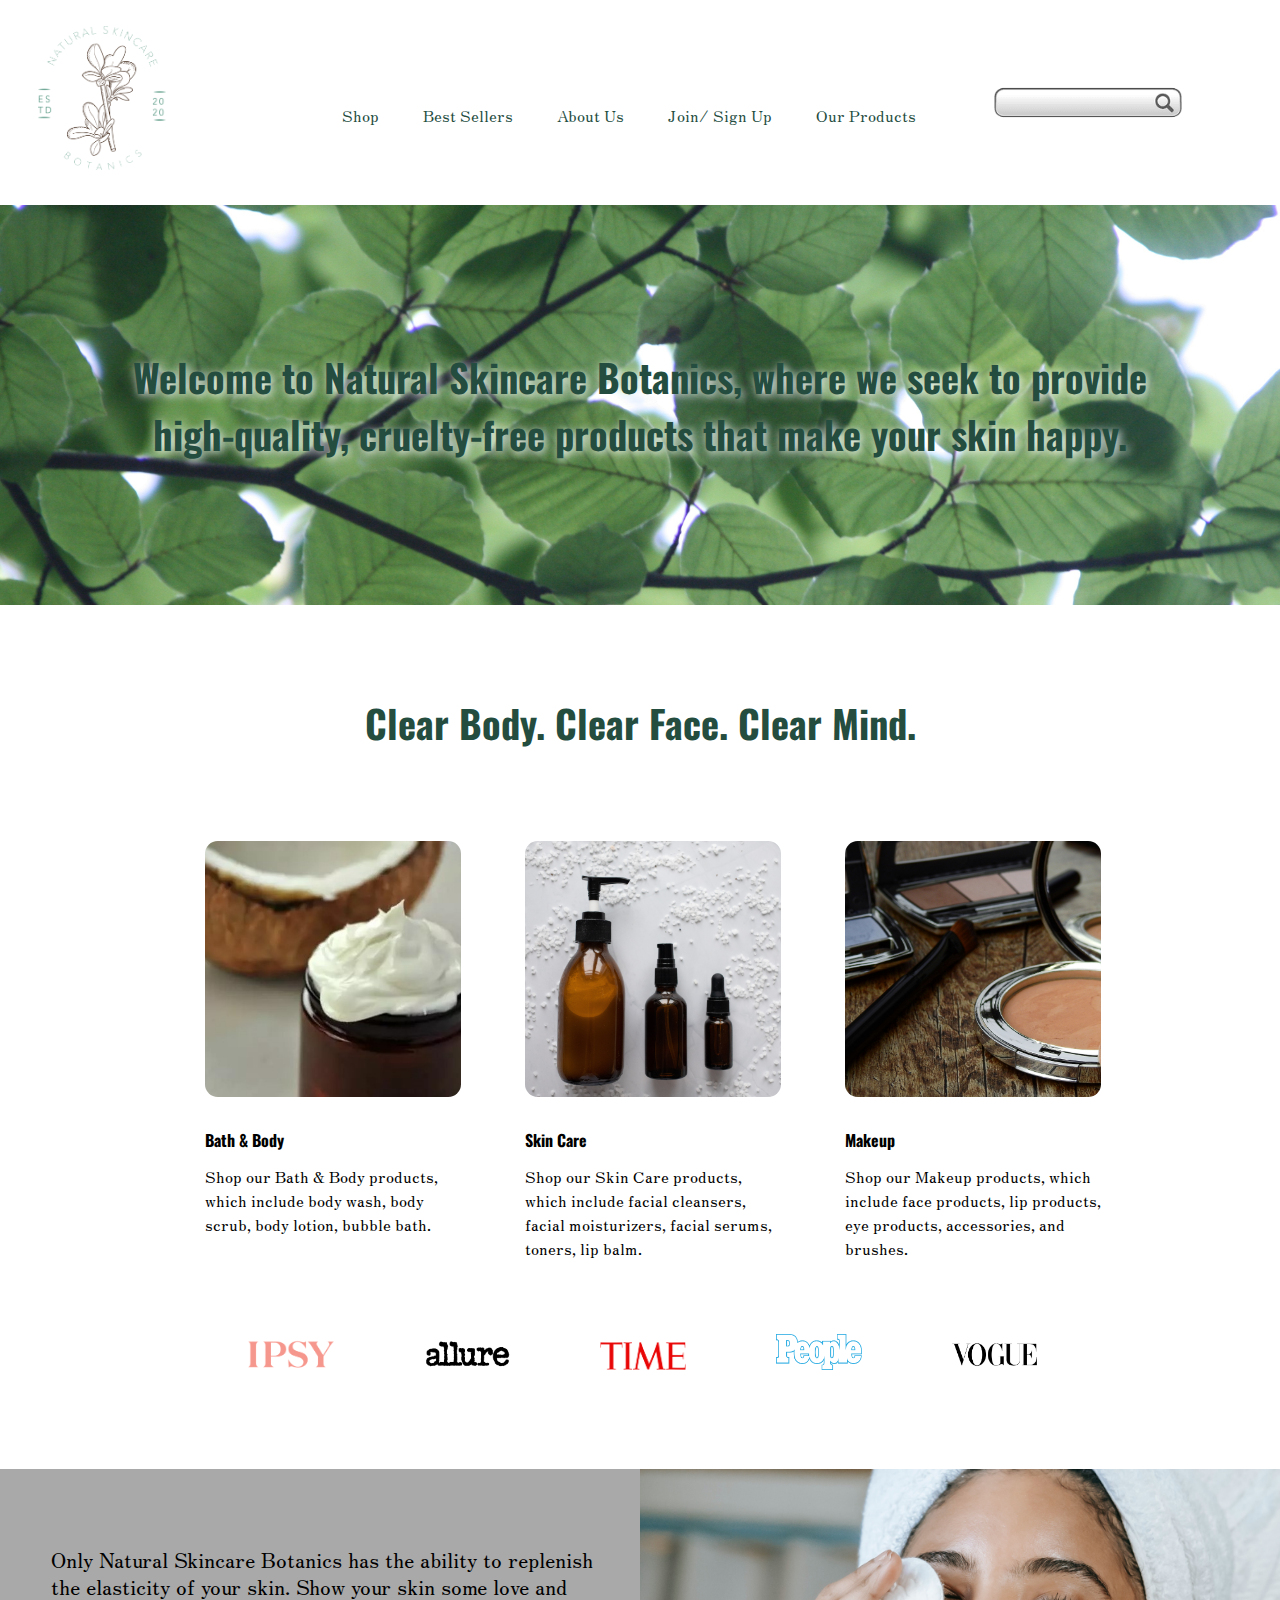
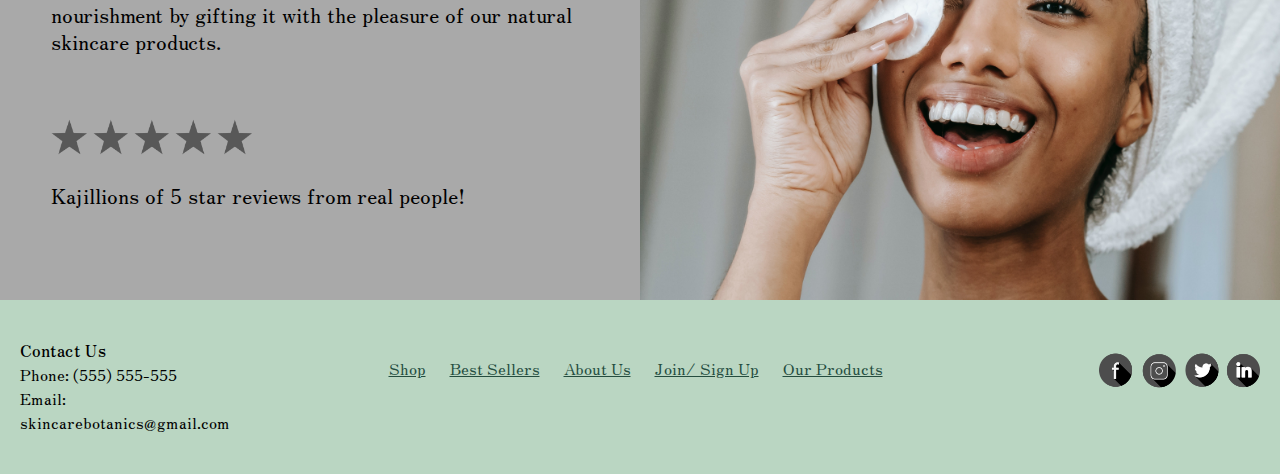
<file: Elyse-Dalager-Elizabeth-Pauley/index.html>
<!DOCTYPE html>

<html lang="en">

<head>
  <meta charset="UTF-8">
 <link rel="stylesheet" href="css/nav.css">
 <link rel="stylesheet" href="css/main.css">
  <link rel="preconnect" href="https://fonts.googleapis.com">
  <link rel="preconnect" href="https://fonts.gstatic.com" crossorigin>
  <link href="https://fonts.googleapis.com/css2?family=Oswald:wght@300&family=Quicksand:wght@300;600&family=Roboto+Mono:wght@100;300&family=Zen+Old+Mincho&display=swap" rel="stylesheet">
    <title>Natural Skincare Botanics</title>
  </head>

  <body>
  <header>
    <a href="" class="active-page">
      <img src="images/logo.png" id="logo" alt="logo">
    </a>
    <nav>
      <ul>
        <li>
          <a href="html/index2.html">Shop</a>
        </li>
        <li>
          <a href="#">Best Sellers</a>
        </li>
        <li>
          <a href="#">About Us</a>
        </li>
        <li>
          <a href="#">Join/ Sign Up</a>
        </li>
        <li>
          <a href="html/index3.html">Our Products</a>
        </li>
      </ul>
      <img src="images/searchbar.png" id="searchbar" alt="searchbar">
    </nav>
    <div class="leaves">
      <div id = "intro">
        <h1>Welcome to Natural Skincare Botanics, where we seek to provide high-quality, cruelty-free products that make your skin happy.</h1>
      </div>
    </div>
    <h2>
      Clear Body. Clear Face. Clear Mind.
    </h2>
    <div id="sec1">
      <div class="one col-30"> <img class="img-100" src="images/bathnbody.jpg" alt="bathnbody" id="one"> </div>
      <div class="two col-30"> <img class="img-100" src="images/face.jpg" alt="face" id="two"> </div>
      <div class="three col-30"> <img class="img-100" src="images/makeup-shop.jpg" alt="makeup" id="three"> </div>
    </div>
    <div id="sec2">
      <div class="titles">
        <h3 class="one"> Bath & Body </h3>
        <h3 class="two"> Skin Care </h3>
        <h3 class="three"> Makeup </h3>
      </div>
      <div class="descriptions">
        <p class="one"> Shop our Bath & Body products, which include body wash, body scrub, body lotion, bubble bath. </p>
        <p class="two"> Shop our Skin Care products, which include facial cleansers, facial moisturizers, facial serums, toners, lip balm. </p>
        <p class="three"> Shop our Makeup products, which include face products, lip products, eye products, accessories, and brushes.</p>
      </div>
    </div>
    <div id="sec3">

      <img id="ipsy" src="images/ipsy.png" alt="ipsy">
      <img id="allure" src="images/allure.png" alt="allure">
      <img id="time" src="images/time.png" alt="time">
      <img id="people" src="images/people.png" alt="people">
      <img id="vogue" src="images/vogue.png" alt="vogue">
    </div>

    <div id="sec4">
    <div class="text">
      <div class="pitch">
      <h4>  <span class="notbold"> Only Natural Skincare Botanics has the ability to replenish the elasticity of your skin. Show your skin some love and nourishment by gifting it with
        the pleasure of our natural skincare products.  </span> </h4>
      </div>
      <div class="stars">
        <img id ="star1" src="images/star.png" alt="star">
        <img id = "star2" src="images/star.png" alt="star">
        <img id = "star3" src="images/star.png" alt="star">
        <img id = "star4" src="images/star.png" alt="star">
        <img id = "star5" src="images/star.png" alt="star">
      </div>

      <div class="reviewcomment">
      <h4 id="reviewcomment"> <span class="notbold"> Kajillions of 5 star reviews from real people! </span> </h4>
      </div>
    </div>
    <div class="reviewpic">
      <img id="reviewpic" src="images/happyreview.jpg" alt="happyreview">
    </div>
  </div>
    </header>
    <footer>
      <div class="row">
        <div class="column w-20">
          <h4>Contact Us</h4>
          <p>Phone: (555) 555-555
          <br>Email: skincarebotanics@gmail.com
          </p>
        </div>

        <div class="column w-60">
          <nav>
            <ul>
              <li>
                <a href="html/index2.html">Shop</a>
              </li>
              <li>
                <a href="#">Best Sellers</a>
              </li>
              <li>
                <a href="#">About Us</a>
              </li>
              <li>
                <a href="#">Join/ Sign Up</a>
              </li>
              <li>
                <a href="html/index3.html">Our Products</a>
              </li>
            </ul>
          </nav>
        </div>

        <div class="column w-20">
          <img src="images/social_media.webp" id="socialmedia" alt="facebook, instagram, twitter, linkedin">
        </div>
      </div>
    </footer>
  </body>
    </html>
</file>
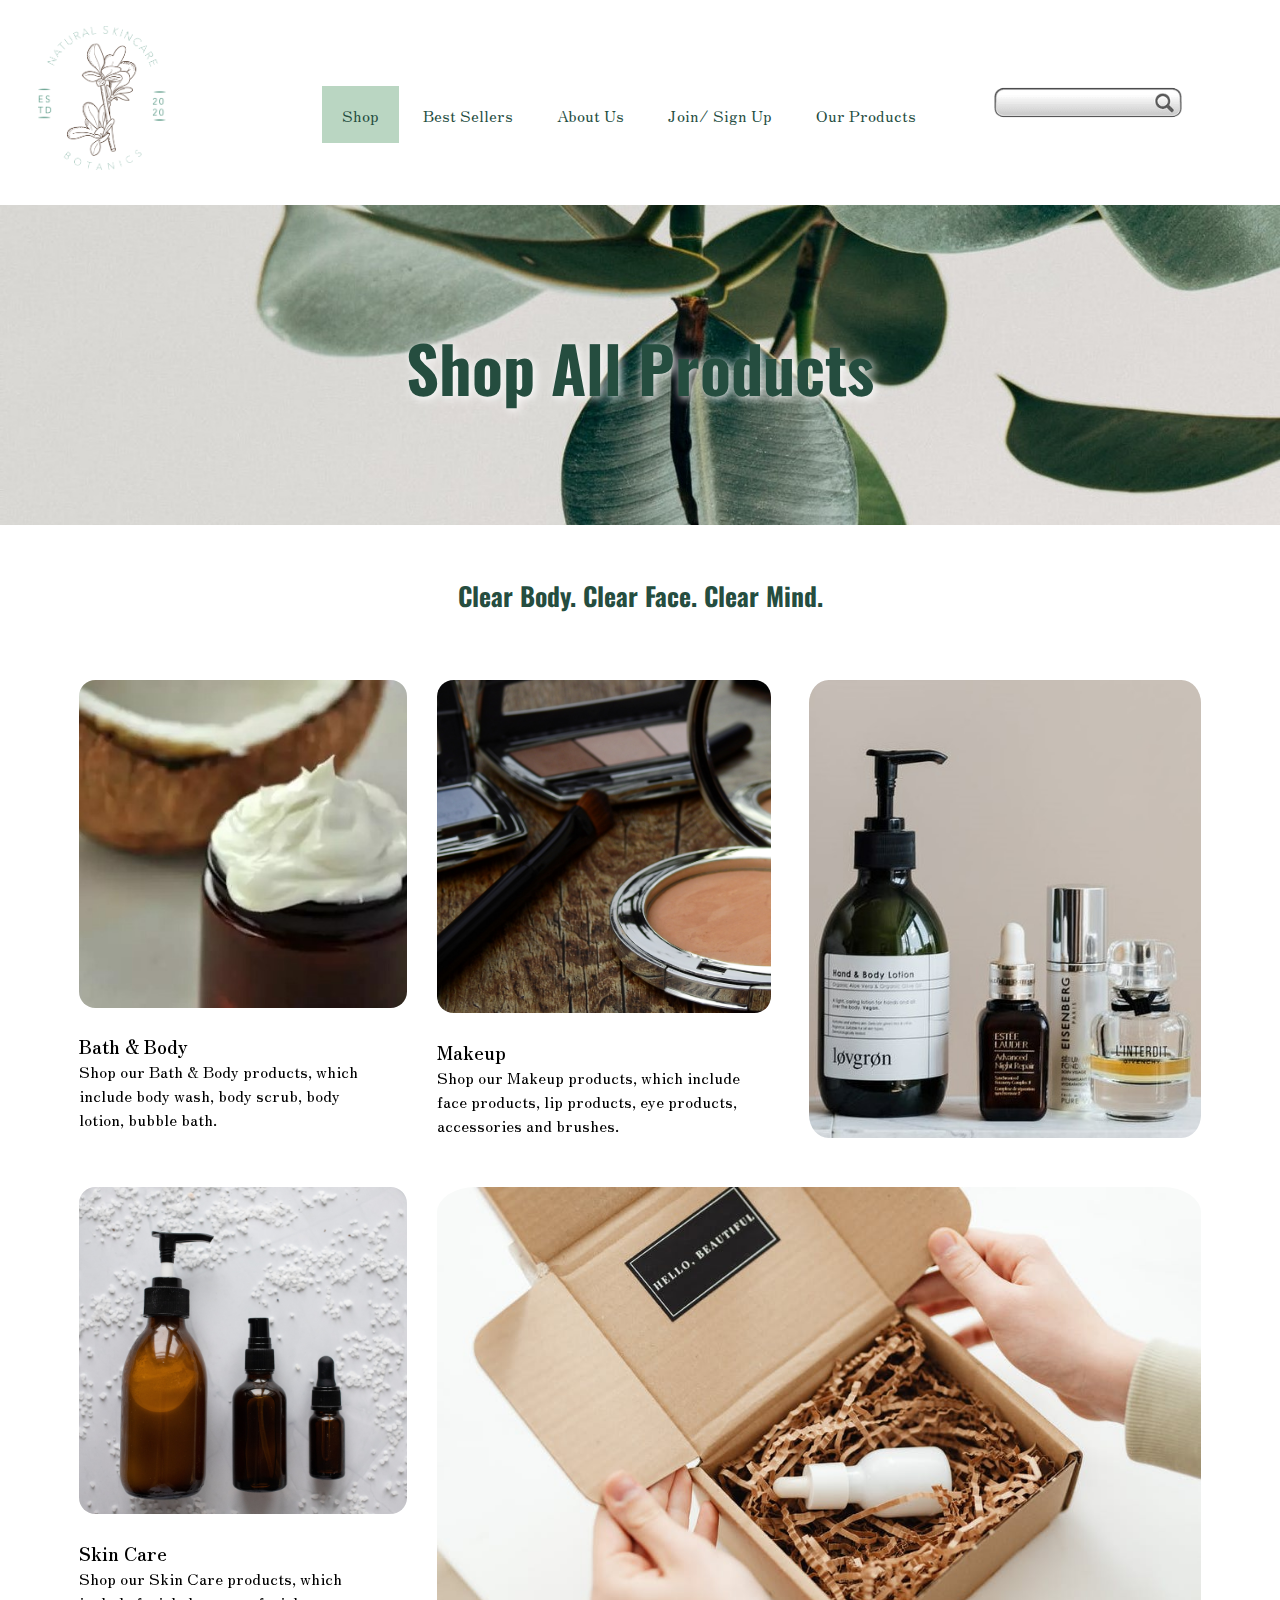
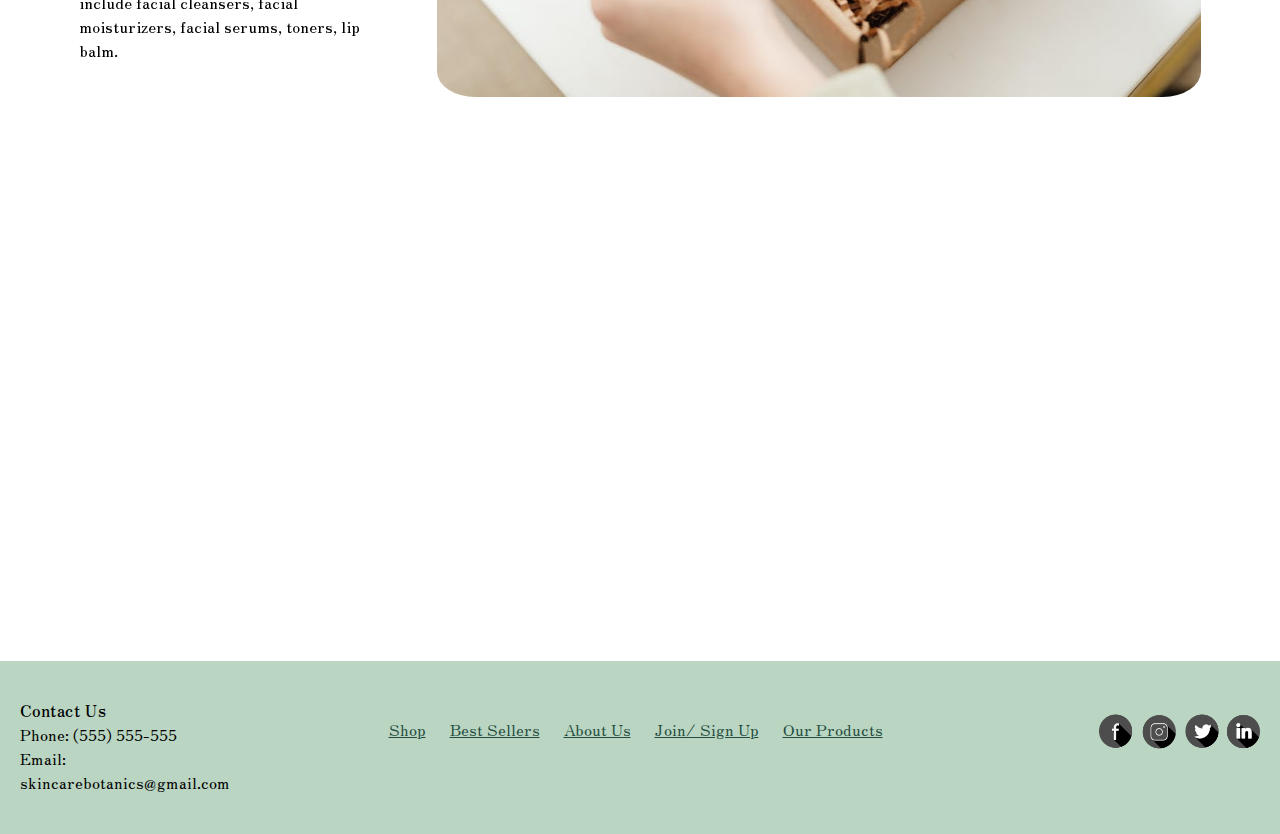
<file: Elyse-Dalager-Elizabeth-Pauley/html/index2.html>
<!DOCTYPE html>

<html lang="en">

<head>
  <meta charset="UTF-8" />
  <link rel="stylesheet" href="../css/nav.css">
  <link rel="stylesheet" href="../css/main.css">
  <link rel="preconnect" href="https://fonts.googleapis.com">
  <link rel="preconnect" href="https://fonts.gstatic.com" crossorigin>
  <link href="https://fonts.googleapis.com/css2?family=Oswald:wght@300&family=Quicksand:wght@300;600&family=Roboto+Mono:wght@100;300&family=Zen+Old+Mincho&display=swap" rel="stylesheet">
  <link href="https://unpkg.com/aos@2.3.1/dist/aos.css" rel="stylesheet">
  <script src="https://unpkg.com/aos@2.3.1/dist/aos.js"></script>
  <title>Shop</title>
</head>
  <body>
  <header>
    <a href="../index.html">
      <img src="../images/logo.png" id="logo" alt="logo">
    </a>
    <nav>
      <ul>
        <li>
          <a href="" class="active-page">Shop</a>
        </li>
        <li>
          <a href="#">Best Sellers</a>
        </li>
        <li>
          <a href="#">About Us</a>
        </li>
        <li>
          <a href="#">Join/ Sign Up</a>
        </li>
        <li>
          <a href="index3.html">Our Products</a>
        </li>
      </ul>
      <img src="../images/searchbar.png" id="searchbar" alt="searchbar">
    </nav>
  </header>

    <div class="row1">
      <h1>
        Shop All Products
      </h1>
      <h2>
        Clear Body. Clear Face. Clear Mind.
      </h2>
    </div>
  <div class="container">
    <div class="row2">
      <div class="col1 w-30">
        <div class="bathnbody-img">
          <img data-aos="zoom-in" class="img-100" src="../images/bathnbody.jpg" alt="bathnbody" id="bathnbody">
        </div>
        <div data-aos="zoom-in" class="bathnbody-text">
          <h3>
            Bath & Body
          </h3>
          <p>
            Shop our Bath & Body products, which include body wash, body scrub, body lotion, bubble bath.
          </p>
        </div>
      </div>
      <div class="col2 w-70">
        <div class="col2-1 w-46">
            <div class="makeup-img">
              <img data-aos="zoom-in" class="img-100" src="../images/makeup.jpg" alt="makeup" id="makeup">
            </div>
            <div data-aos="zoom-in" class="makeup-text">
              <h3>
                Makeup
              </h3>
              <p>
                Shop our Makeup products, which include face products, lip products, eye products, accessories and brushes.
              </p>
            </div>
          </div>
          <div class="col2-2 w-54">
            <img data-aos="zoom-in" class="img-100" src="../images/starterkit.jpeg" alt="starterkit" id="starterkit">
          </div>
        </div>
      </div>
    <!-- end of row 2 -->

    <div class="row3">
      <div class="col1 w-30">
        <div class="skincare-img">
          <img data-aos="zoom-in" class="img-100" src="../images/face.jpg" alt="face" id="skincare">
        </div>
        <div data-aos="zoom-in" class="skincare-text">
          <h3>Skin Care</h3>
          <p> Shop our Skin Care products, which include facial cleansers, facial moisturizers, facial serums, toners, lip balm. </p>
        </div>
      </div>
      <div class="col2 w-70">
        <img data-aos="zoom-in" class="img-100" src="../images/skincarepackages.jpeg" alt="skincarepackages" id="skincarepkg">
      </div>
    </div>
    <div class="row4">
      <div class="col1 w-30">
        <img data-aos="zoom-in" class="img-100" src="../images/skincareadvocate.jpg" alt="skincareadvocate" id="adv">
      </div>
      <div class="col2 w-70">
        <img data-aos="zoom-in" class="img-100" src="../images/holidaycollection2.jpg" alt="holidaycollection" id="collection">
      </div>
    </div>
  </div>

  <footer>
    <div class="row">
      <div class="column w-20">
        <h4>Contact Us</h4>
        <p>Phone: (555) 555-555
          <br>Email: skincarebotanics@gmail.com
        </p>
      </div>
      <div class="column w-60">
        <nav>
          <ul>
            <li>
              <a href="" class="active-page">Shop</a>
            </li>
            <li>
              <a href="#">Best Sellers</a>
            </li>
            <li>
              <a href="#">About Us</a>
            </li>
            <li>
              <a href="#">Join/ Sign Up</a>
            </li>
            <li>
              <a href="index3.html">Our Products</a>
            </li>
          </ul>
        </nav>
      </div>
      <div class="column w-20">
        <img src="../images/social_media.webp" id="socialmedia" alt="facebook, instagram, twitter, linkedin">
      </div>
    </div>
  </footer>
  <script>
    AOS.init();
  </script>
</body>
</html>
</file>
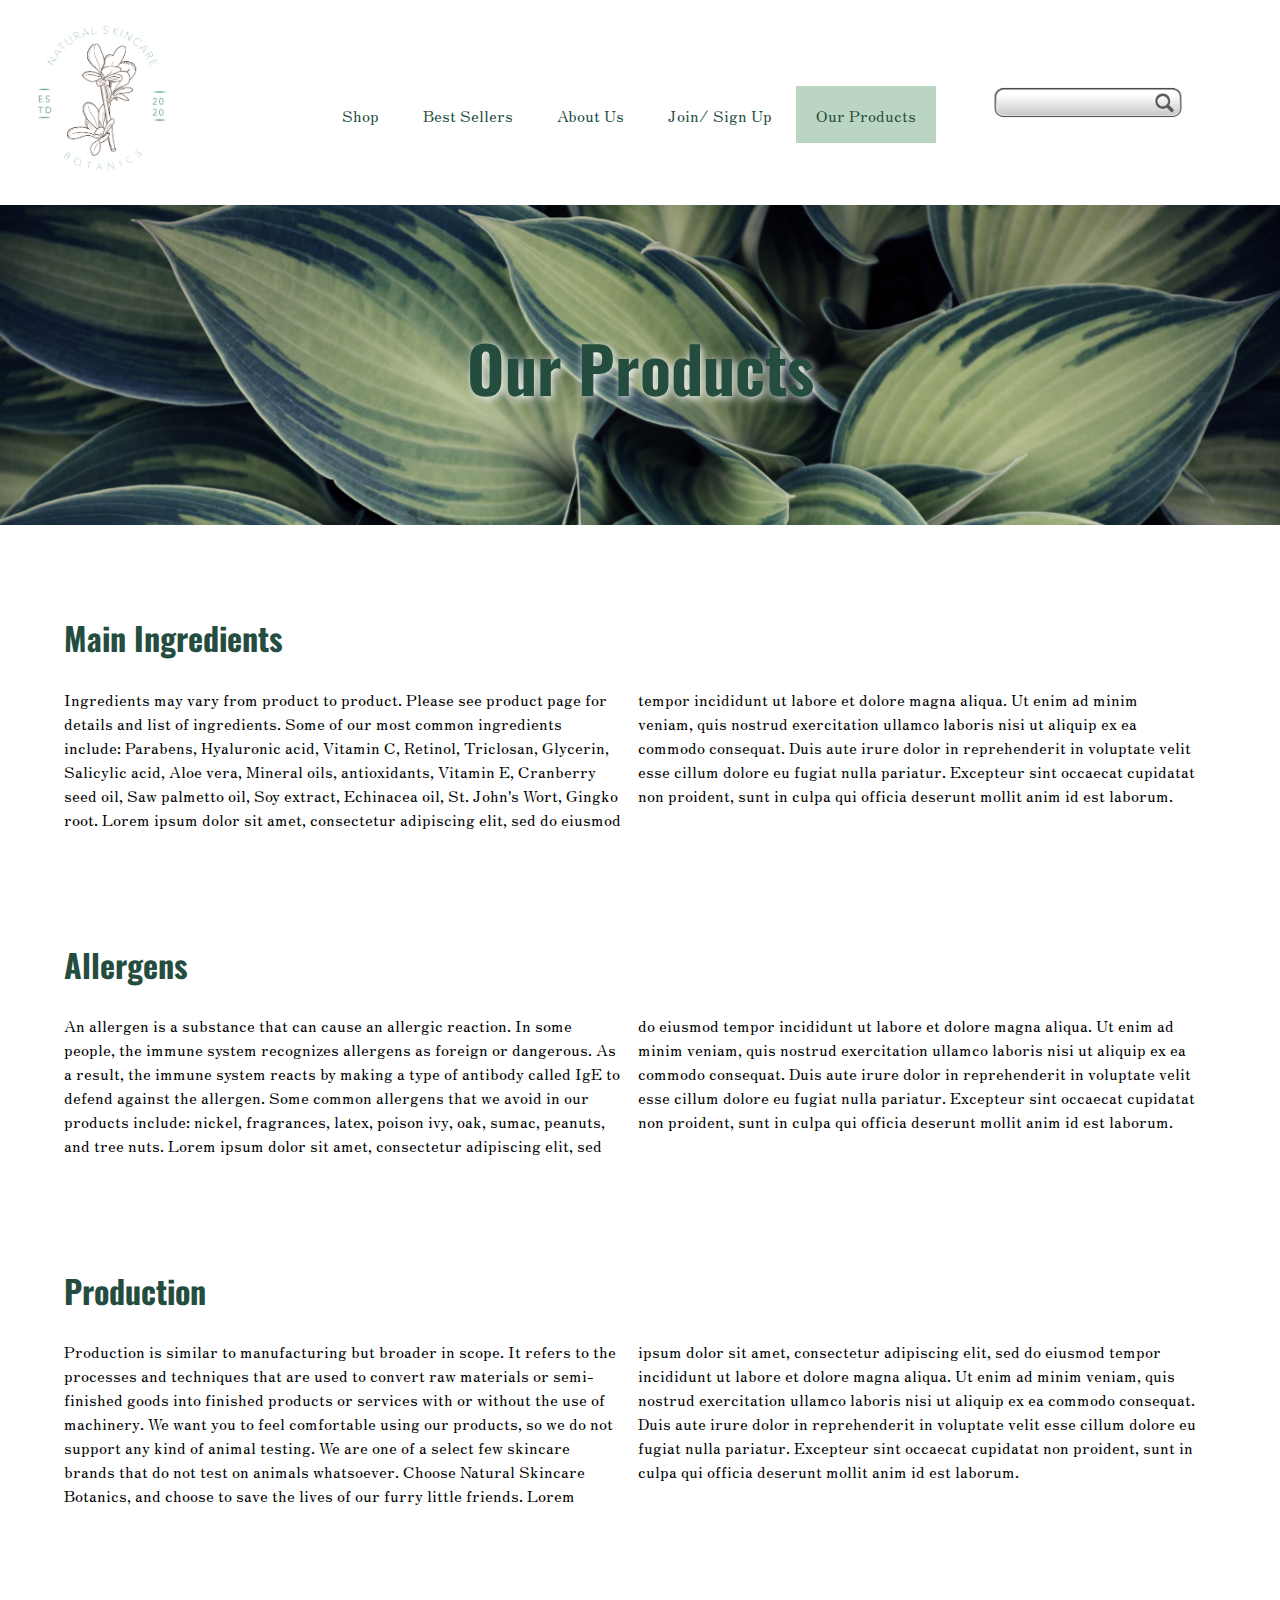
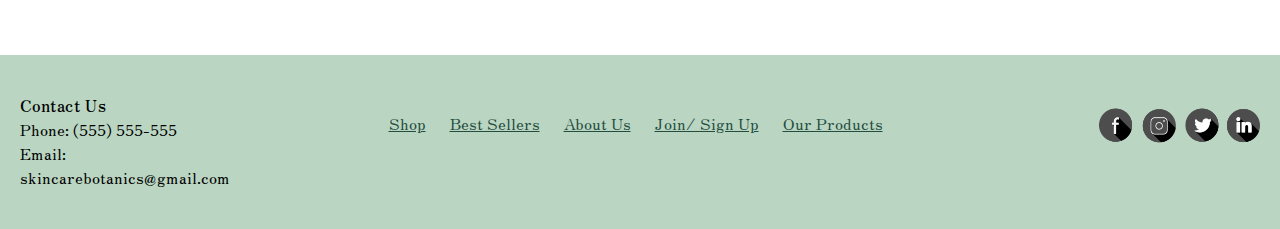
<file: Elyse-Dalager-Elizabeth-Pauley/html/index3.html>
<!DOCTYPE html>

<html lang="en">

<head>
  <meta charset="UTF-8" />
  <link rel="stylesheet" href="../css/nav.css">
  <link rel="stylesheet" href="../css/main.css">
  <link rel="preconnect" href="https://fonts.googleapis.com">
  <link rel="preconnect" href="https://fonts.gstatic.com" crossorigin>
  <link href="https://fonts.googleapis.com/css2?family=Oswald:wght@300&family=Quicksand:wght@300;600&family=Roboto+Mono:wght@100;300&family=Zen+Old+Mincho&display=swap" rel="stylesheet">
  <title>Our Products</title>
</head>

  <body>
  <header>
    <a href="../index.html">
      <img src="../images/logo.png" id="logo" alt="logo">
    </a>
    <nav>
      <ul>
        <li>
          <a href="index2.html">Shop</a>
        </li>
        <li>
          <a href="#">Best Sellers</a>
        </li>
        <li>
          <a href="#">About Us</a>
        </li>
        <li>
          <a href="#">Join/ Sign Up</a>
        </li>
        <li>
          <a href="" class="active-page">Our Products</a>
        </li>
      </ul>
      <img src="../images/searchbar.png" id="searchbar" alt="searchbar">
    </nav>
  </header>

    <div class="products">
      <h1>Our Products</h1>
      <h2>Main Ingredients</h2>
      <p> Ingredients may vary from product to product. Please see product page for details and list of ingredients. Some of our most common ingredients include: Parabens, Hyaluronic acid, Vitamin C, Retinol, Triclosan, Glycerin, Salicylic acid, Aloe vera, Mineral oils, antioxidants, Vitamin E, Cranberry seed oil, Saw palmetto oil, Soy extract, Echinacea oil, St. John's Wort, Gingko root.
      Lorem ipsum dolor sit amet, consectetur adipiscing elit, sed do eiusmod tempor incididunt ut labore et dolore magna aliqua. Ut enim ad minim veniam, quis nostrud exercitation ullamco laboris nisi ut aliquip ex ea commodo consequat. Duis aute irure dolor in reprehenderit in voluptate velit esse cillum dolore eu fugiat nulla pariatur. Excepteur sint occaecat cupidatat non proident, sunt in culpa qui officia deserunt mollit anim id est laborum.
      </p>

      <h2>Allergens</h2> <p>An allergen is a substance that can cause an allergic reaction. In some people, the immune system recognizes allergens as foreign or dangerous. As a result, the immune
      system reacts by making a type of antibody called IgE to defend against the allergen. Some common allergens that we avoid in our products include: nickel, fragrances, latex, poison ivy, oak, sumac, peanuts, and tree nuts. Lorem ipsum dolor sit amet, consectetur adipiscing elit, sed do eiusmod tempor incididunt ut labore et dolore magna aliqua. Ut enim ad minim veniam, quis nostrud exercitation ullamco laboris nisi ut aliquip ex ea commodo consequat. Duis aute irure dolor in reprehenderit in voluptate velit esse cillum dolore eu fugiat nulla pariatur. Excepteur sint occaecat cupidatat non proident, sunt in culpa qui officia deserunt mollit anim id est laborum.</p>

      <h2>Production</h2> <p>Production is similar to manufacturing but broader in scope. It refers to the processes and techniques that are used to convert raw materials or semi-finished goods into finished products or services with or without the use of machinery. We want you to feel comfortable using our products, so we do not support any kind of animal testing. We are one of a select few skincare brands that do not test on animals whatsoever. Choose Natural Skincare Botanics, and choose to save the lives of our furry little friends. Lorem ipsum dolor sit amet, consectetur adipiscing elit, sed do eiusmod tempor incididunt ut labore et dolore magna aliqua. Ut enim ad minim veniam, quis nostrud exercitation ullamco laboris nisi ut aliquip ex ea commodo consequat. Duis aute irure dolor in reprehenderit in voluptate velit esse cillum dolore eu fugiat nulla pariatur. Excepteur sint occaecat cupidatat non proident, sunt in culpa qui officia deserunt mollit anim id est laborum.</p>
    </div>

  <footer>
    <div class="row">
      <div class="column w-20">
        <h4>Contact Us</h4>
        <p>Phone: (555) 555-555
          <br>Email: skincarebotanics@gmail.com
        </p>
      </div>

      <div class="column w-60">
        <nav>
          <ul>
            <li>
              <a href="index2.html">Shop</a>
            </li>
            <li>
              <a href="#">Best Sellers</a>
            </li>
            <li>
              <a href="#">About Us</a>
            </li>
            <li>
              <a href="#">Join/ Sign Up</a>
            </li>
            <li>
              <a href="" class="active-page">Our Products</a>
            </li>
          </ul>
        </nav>
      </div>

      <div class="column w-20">
        <img src="../images/social_media.webp" id="socialmedia" alt="facebook, instagram, twitter, linkedin">
      </div>
    </div>
  </footer>
</body>
</file>
<file: Elyse-Dalager-Elizabeth-Pauley/css/nav.css>
header nav ul{
  /*text-align: center;*/
  padding-top: 3%;
  padding-left: 11%;
  display: inline-block;
  justify-content: center;
}

header nav ul li{
  list-style-type: none;
  display: inline-block;
  justify-content: center;
  margin-top: 4em;
  list-style-type: none;
}

header nav ul li a{
  padding: 16.5px 20px;
  color: #254D3F;
  text-decoration: none;
}

header nav ul li a:hover{
  background-color: #BAD6C2;
}

.active-page {
  background-color: #BAD6C2;
}

header #logo{
  float: left;
  width: 10%;
  padding-left: 3%;
  margin-top: 2%;
}

#searchbar{
  float: right;
  padding-right: 7%;
  width: 16%;
  display: inline-flex;
}

header nav ul{
  padding-top: 3%;
  padding-left: 11%;
  display: inline-block;
  justify-content: center;
}

header nav ul li{
  list-style-type: none;
  display: inline-block;
  justify-content: center;
  margin-top: 4em;
  list-style-type: none;
}

header nav ul li a{
  padding: 16.5px 20px;
  color: #254D3F;
}

.active-page {
  background-color: #BAD6C2;
}

header #logo{
  float: left;
  width: 10%;
  padding-left: 3%;
  margin-top: 2%;
}

#searchbar{
  float: right;
  padding-right: 7%;
  width: 16%;
  display: inline-flex;
}

footer .row {
  display: flex;
}

footer nav ul{
  padding-top: 3%;
  padding-left: 11%;
  display: inline-block;
  justify-content: center;
}

footer nav ul li{
  list-style-type: none;
  display: inline-block;
  justify-content: center;
  margin-top: 1em;
  list-style-type: none;
}

footer nav ul li a{
  padding: 0px 10px;
  color: #254D3F;
}

footer nav {
  justify-content: center;
  padding-right: 11%;
}

footer {
  background-color: #BAD6C2;
  font-family: 'Libre Baskerville', serif;
  padding: 20px;
  text-align: center;
  clear: both;
}

footer h4, p {
  text-align: left;
}

footer #socialmedia {
  float: right;
  width: 65%;
  margin-top: 4%;
}
</file>
<file: Elyse-Dalager-Elizabeth-Pauley/css/main.css>
*{
  font-family: 'Zen Old Mincho', serif;
  margin: 0px;
}
/* index.html (home page)*/
h1 {
  color: #254D3F;
  text-align: center;
  box-sizing: border-box;
  text-shadow: 2px 2px 10px rgba(255, 255, 255, 1);
  font-family: 'Oswald', sans-serif;
  font-size: 3vw;
  padding: 10%;
}
h2{
  text-align: center;
  color: #254D3F;
  font-family: 'Oswald', sans-serif;
  font-size: 3vw;
  padding-bottom: 7%;
  padding-top: 7%;
}

#logo {
  width: 30%;
  float: left;
  padding-right: 15px;
  padding-bottom: 0px;
}

p{
  padding-right: 20px;
  padding-bottom: 20px;
}

.leaves{
  background-image: url("../images/leaves.jpg");
  width: 100%;
  height: 25em;
  background-size: cover;

  display: flex;
  justify-content: center;
  align-items: center;
}

#sec1 {
  padding-bottom: 2%;
}
#sec1, #sec2 {
  display: inline-block;
  margin: auto;
}

.one, .two, .three {
  float: left;
  display: flex;
  width: 20%;
  font-size: 16px;
  padding-bottom: 0px;
}

.one, .two {
  padding-right: 5%;
}

.one {
  padding-left: 16%;
}

#one, #two, #three {
  border-radius: 5%;
}

#sec2 div h3 {
  padding-bottom: 1%;
  font-family: 'Oswald', sans-serif;
  font-size: 16px;
}

#sec2 p {
  font-size: 16px;
}

#sec3 #ipsy, #allure, #time, #people, #vogue{
  padding-left: 1.5%;
  display: inline-block;
  width: 8%;
  padding: 4%;
}

#sec3{
  justify-content: center;
  display: inline-block;
  padding-top: 2%;
  padding-bottom: 4%;
  padding-left: 16%
}

#sec4 {
  display: grid;
  grid-template-rows: 100%;
  grid-template-columns: 50% 50%;
  padding-left: 0px;
  margin: 0px;
  width: 100%;
}

.text {
  font-size: 1.65vw;
  line-height: 120%;
  background-color: darkgrey;
}

#reviewpic {
  height: 100%;
  width: 100%;
  margin-top: auto;
  margin-bottom: auto;
  margin-right: 0px;
  margin-left: 0px;
  padding-right: 0px;
  margin-right: 0px;
}

.stars #star1, #star2, #star3, #star4, #star5 {
  width: 6%;
  padding-bottom: 3%;
}

.stars {
  padding-top: 10%;
  padding-left: 8%;
}

.pitch {
  padding-top: 6%;
  padding-left: 8%;
  padding-right: 6%;
  line-height: 130%;
}

.notbold {
  font-weight: normal;
}

#reviewcomment {
  clear: left;
  padding-top: .8%;
  padding-left: 8%;
}

h4{
  padding-top: 7%;
}

/* index2.html (shop page) */

.container{
  width: 90%;
  margin: auto;
}

#makeup, #skincare, #bathnbody, #skincarepkg, #collection, #adv, #starterkit {
  padding: 0px;
  border-radius: 5%;
}
.makeup-img, .bathnbody-img {
  /*border: 5px solid black; */
  width: 100%;
}

.row2, .row3, .row4 {
  display: flex;
  width: 100%;
}

.row2 h3, .row3 h3 {
  padding-top: 6%;
}

.col1, .col2 {
  padding: 15px;
}

.col2-2{
  width: 40%;
  padding-left: 15px;
}
.col2-1{
  width: 30%;
  padding-right: 3%;
}
.col2{
  float: right;
  display: flex;
}

.img-100 {
  width: 100%;
}

.w-20 {
  width: 20%;
}

.w-46 {
  width: 46%
}

.w-54 {
  width: 54%;
}

.w-60 {
  width: 60%;
}

.w-30 {
  width: 30%;
}

.w-70 {
  width: 70%;
}
.row1{
  width: 100%;
}

.row1 h1, h2{
  text-align: center;
}
.row1 h1{
  text-align: center;
  font-size: 5vw;
  clear: both;
  padding: 5%;
  background-image: url("../images/shop-background.jpeg");
  width: 100%;
  height: 5em;
  background-size: cover;
  clear: both;
  font-size: 5vw;
  padding-top: 9%;
  padding-bottom: 3%;
  text-align: center;
  margin: 0px;
}
.row1 h2{
  font-size: 2vw;
  padding: 4%;
}

.row3{
  width: 100%;
}
.row4{
  width: 100%;
  padding-bottom: 2%;
}

/* index3.html (our products page)*/

.products {
  padding-bottom: 10%;
}

.products h1 {
  background-image: url("../images/ourproducts-background.jpg");
  width: 100%;
  height: 5em;
  background-size: cover;
  clear: both;
  font-size: 5vw;
  padding-top: 9%;
  padding-bottom: 3%;
  text-align: center;
  margin: 0px;
}

.products h2 {
  text-align: left;
  font-size: 2.5vw;
  padding-bottom: 2%;
  margin-left: 5%;
  margin-right: 5%;
}

.products p {
  font-size: 16px;
  columns: 25px 2;
  margin-left: 5%;
  margin-right: 5%;
}
</file>
